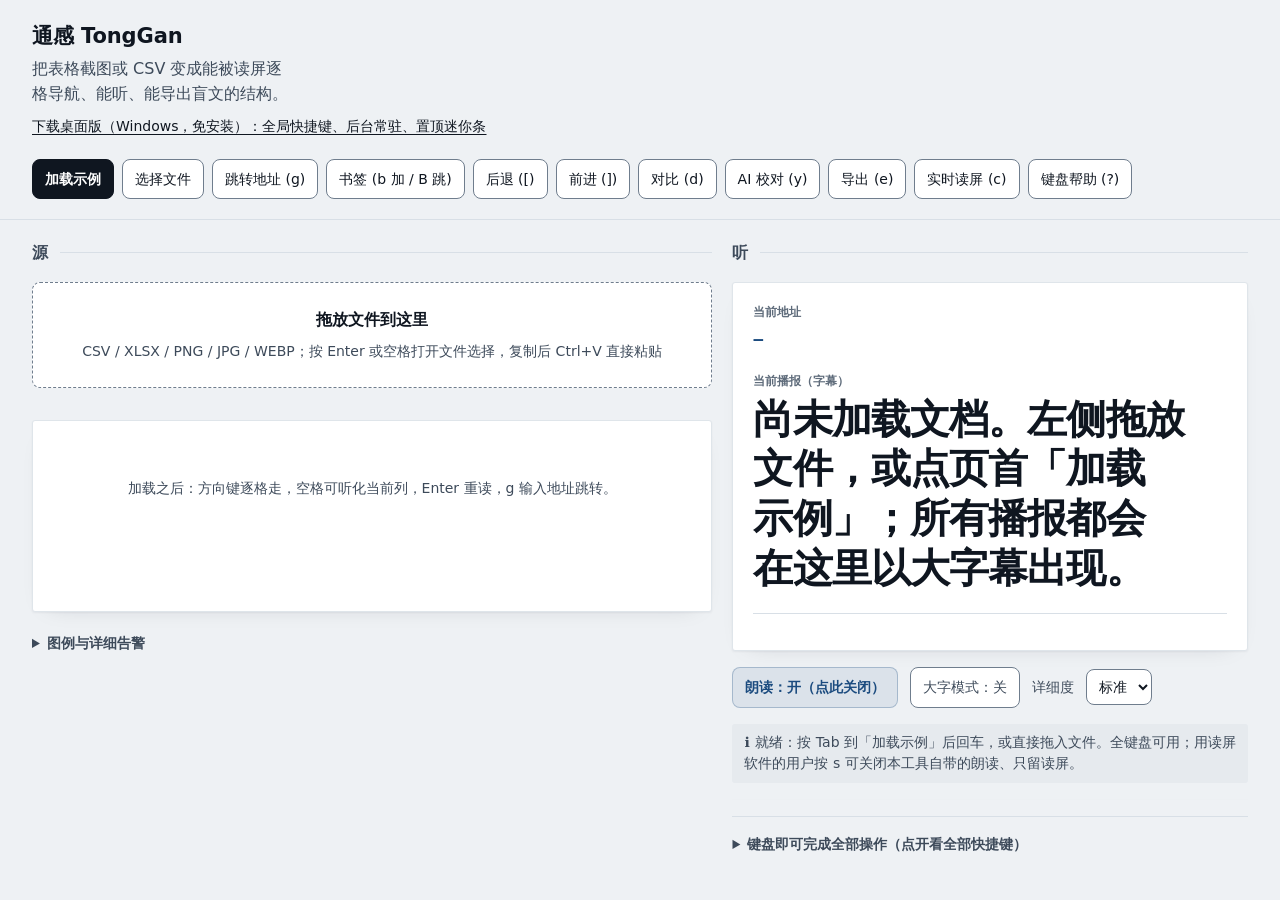
<file: index.html>
<!doctype html>
<!-- translate="no"：界面文案是产品语言的一部分，机翻会毁掉「表头」「值」这些术语，
     而且浏览器翻译条会挡住界面（录屏时尤其明显）。这是刻意的决定，不是疏忽。 -->
<html lang="zh-CN" translate="no">
  <head>
    <meta charset="utf-8" />
    <meta name="viewport" content="width=device-width, initial-scale=1" />
    <title>通感 TongGan — 非文本信息的无障碍引擎</title>
    <meta
      name="description"
      content="一张表格截图进去，一个能被读屏逐格导航、能听、能导出盲文的结构化表格出来。"
    />
    <!-- PWA：可安装 + 离线。manifest 与图标都在 public/ 下（构建时被原样复制到 dist 根），
         相对路径 "./" 在子路径托管下也对。manifest 里不引用任何外部 URL：装到桌面后
         断网也要能画出图标。离线能力的诚实边界（dev 下 SW 不生效、首次访问必须联网一次、
         能否安装取决于浏览器支持）写在 public/manifest.webmanifest 的 _boundary 与
         src/app/offline.ts 顶部。 -->
    <link rel="manifest" href="./manifest.webmanifest" />
    <link rel="icon" href="./icon.svg" type="image/svg+xml" />
    <meta name="theme-color" content="#0b1020" />
    <script type="module" crossorigin src="./assets/index-o-H0g3_A.js"></script>
    <link rel="stylesheet" crossorigin href="./assets/index-Deu2WLwD.css">
  </head>
  <body>
    <!-- 跳过链接由应用自己注入（带焦点管理与 data-testid）；
         这里不再放一份静态的，否则页面上会出现两个一样的「跳到主内容」。 -->
    <!-- 挂载点保持「裸 div」：不给它 aria-label。产品名已由页眉里的 <h1>通感 TongGan</h1>
         承担（在 banner landmark 内），而给一个普通 div 起名字会让 axe 的 region 规则
         判定「有一块被命名的内容不在任何 landmark 里」——实测这是全站唯一一条该规则违规。
         页面名由 <title> 提供，二者都不缺。 -->
    <div id="app">
      <noscript>本工具需要 JavaScript 才能运行。</noscript>
    </div>
  </body>
</html>
</file>
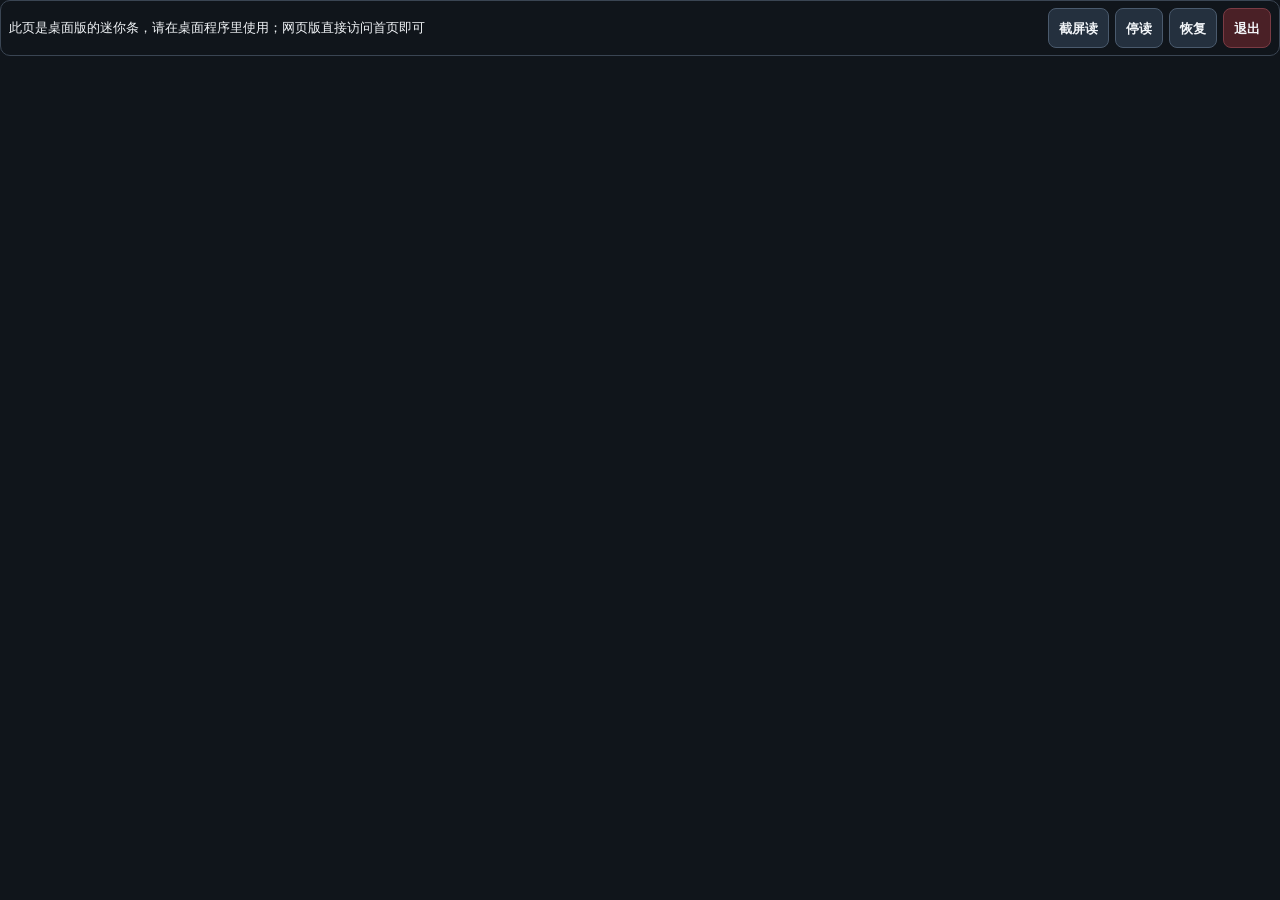
<file: mini.html>
<!doctype html>
<html lang="zh-CN">
<head>
<meta charset="utf-8">
<meta name="viewport" content="width=device-width, initial-scale=1">
<title>通感迷你条</title>
<style>
  /* 迷你条的设计目标：占最小的屏幕空间，但每个控件都是真按钮——
     可聚焦、有可访问名、44px 触摸高度（整条 56px 里尽量大）、高对比。 */
  :root { color-scheme: dark; }
  * { box-sizing: border-box; }
  body {
    margin: 0; height: 56px; overflow: hidden;
    display: flex; align-items: center; gap: 6px;
    padding: 0 8px;
    background: #10151b; color: #f2f5f8;
    font: 13px/1.4 system-ui, "Microsoft YaHei", sans-serif;
    border: 1px solid #3a4553; border-radius: 10px;
    -webkit-user-select: none; user-select: none;
  }
  #caption {
    flex: 1 1 auto; min-width: 60px;
    white-space: nowrap; overflow: hidden; text-overflow: ellipsis;
    font-size: 13px;
  }
  button {
    flex: 0 0 auto; height: 40px; padding: 0 10px;
    font: 600 13px/1 system-ui, "Microsoft YaHei", sans-serif;
    color: #f2f5f8; background: #24303e;
    border: 1px solid #4a5a6d; border-radius: 8px; cursor: pointer;
  }
  button:hover { background: #31404f; }
  button:focus-visible { outline: 3px solid #ffb020; outline-offset: 2px; }
  button[data-danger] { background: #4a2026; border-color: #7a3b44; }
  #drag { position: fixed; inset: 0 0 auto 0; height: 14px; } /* 无边框窗口的拖动区 */
</style>
</head>
<body>
  <div id="drag" aria-hidden="true" data-tauri-drag-region></div>
  <span id="caption" role="status" aria-live="polite">就绪：Alt+Shift+S 截屏读屏</span>
  <button id="capture" type="button">截屏读</button>
  <button id="stop" type="button">停读</button>
  <button id="restore" type="button">恢复</button>
  <button id="quit" type="button" data-danger>退出</button>
<script>
  // 与桌面壳的四条命令一一对应；这里**不实现任何识别/播报**，
  // 播报文字由主窗口经 Rust 转发（__tgSay），保证迷你条与主界面永远同一条口径。
  const say = (t) => {
    const el = document.getElementById("caption");
    el.textContent = String(t || "").slice(0, 120);
    el.title = el.textContent;
  };
  const invoke = (cmd) => {
    const internals = window.__TAURI_INTERNALS__;
    if (!internals) {
      // 迷你条常常是唯一的控制入口：命令送不出去必须在这里说出来，
      // 不能让用户对着四个按了没反应的按钮猜。
      say("桌面壳通道未就绪：请按 Alt+Shift+T 回到主窗口");
      return;
    }
    internals.invoke(cmd).catch((error) => say("操作失败：" + String(error).slice(0, 60)));
  };
  document.getElementById("capture").addEventListener("click", () => invoke("request_capture"));
  document.getElementById("stop").addEventListener("click", () => invoke("stop_speech"));
  document.getElementById("restore").addEventListener("click", () => invoke("show_main"));
  document.getElementById("quit").addEventListener("click", () => invoke("quit_app"));
  window.__tgSay = say;
  if (!window.__TAURI_INTERNALS__) {
    // 有人从站点直接点开这个页面时，别让他对着一排没反应的按钮摸索。
    say("此页是桌面版的迷你条，请在桌面程序里使用；网页版直接访问首页即可");
  }
  // 页面就绪握手：不等 Rust 侧 eval（预建窗口在 build 时 eval 会被 && 静默吞掉）。
  const internals = window.__TAURI_INTERNALS__;
  if (internals) {
    internals.invoke("get_caption").then((text) => {
      if (text) say(text);
    }).catch(() => {});
  }
</script>
</body>
</html>
</file>
<file: assets/index-Deu2WLwD.css>
:root{color-scheme:light dark;--paper: #eef1f4;--sheet: #ffffff;--sheet-edge: #dfe5ea;--sunken: #e6eaee;--ink: #0f1620;--ink-2: #3d4a5a;--ink-3: #5f6c7b;--ink-invert: #ffffff;--rule: #d8dfe6;--rule-2: #6f7d8d;--cursor: #1b4b7f;--cursor-on: #ffffff;--cursor-wash: rgba(27, 75, 127, .085);--cursor-edge: rgba(27, 75, 127, .28);--ok: #2e6a4e;--warn: #8a5a12;--bad: #8e2f2f;--ok-wash: rgba(46, 106, 78, .09);--warn-wash: rgba(138, 90, 18, .1);--bad-wash: rgba(142, 47, 47, .09);--focus: #1b4b7f;--shadow-sheet: 0 1px 2px rgba(15, 22, 32, .05), 0 8px 24px -18px rgba(15, 22, 32, .22);--shadow-dialog: 0 24px 64px -24px rgba(15, 22, 32, .42);--t-xs: .75rem;--t-sm: .875rem;--t-base: 1rem;--t-lg: 1.3125rem;--t-hero: 2.5rem;--t-hero-lg: 3.25rem;--s1: .25rem;--s2: .5rem;--s3: .75rem;--s4: 1rem;--s5: 1.25rem;--s6: 1.5rem;--s8: 2rem;--r-sheet: 3px;--r-panel: 8px;--r-control: 8px;--r-mark: 3px;--sans: "Segoe UI Variable Text", "Segoe UI", system-ui, -apple-system, "Noto Sans SC", "Source Han Sans SC", "PingFang SC", "Microsoft YaHei", sans-serif;--mono: ui-monospace, "Cascadia Mono", "Cascadia Code", Consolas, "Noto Sans Mono CJK SC", monospace}@media(prefers-color-scheme:dark){:root{--paper: #10151b;--sheet: #171e26;--sheet-edge: #26313d;--sunken: #0c1116;--ink: #e9eef4;--ink-2: #a5b2c0;--ink-3: #7e8b98;--ink-invert: #0f1620;--rule: #26313d;--rule-2: #5c6d7e;--cursor: #74a9dd;--cursor-on: #0f1620;--cursor-wash: rgba(116, 169, 221, .16);--cursor-edge: rgba(116, 169, 221, .4);--ok: #85bd9f;--warn: #d9aa63;--bad: #e2908e;--ok-wash: rgba(133, 189, 159, .14);--warn-wash: rgba(217, 170, 99, .14);--bad-wash: rgba(226, 144, 142, .14);--focus: #8cc0f0;--shadow-sheet: 0 1px 2px rgba(0, 0, 0, .4), 0 8px 24px -18px rgba(0, 0, 0, .7);--shadow-dialog: 0 24px 64px -24px rgba(0, 0, 0, .8)}}*,*:before,*:after{box-sizing:border-box}html{font-size:100%}@media(prefers-reduced-motion:reduce){*,*:before,*:after{animation-duration:.01ms!important;animation-iteration-count:1!important;transition-duration:.01ms!important;scroll-behavior:auto!important}}body{margin:0;background:var(--paper);color:var(--ink);font-family:var(--sans);font-size:var(--t-base);line-height:1.6;-webkit-font-smoothing:antialiased;text-rendering:optimizeLegibility}[hidden]{display:none!important}:focus-visible{outline:2px solid var(--focus);outline-offset:2px;border-radius:var(--r-mark)}[tabindex="-1"]:focus,[tabindex="-1"]:focus-visible{outline:none}.skip-link{position:absolute;top:0;left:0;z-index:100;transform:translateY(-140%);background:var(--cursor);color:#fff;padding:var(--s2) var(--s4);border-radius:0 0 var(--r-control) 0;font-weight:600;text-decoration:none}.skip-link:focus{transform:translateY(0)}#app{min-height:100%}.tg-shell{min-height:100vh;display:flex;flex-direction:column;font-size:var(--t-base)}.app-header{display:flex;align-items:flex-start;justify-content:space-between;gap:var(--s5) var(--s8);flex-wrap:wrap;padding:var(--s6) var(--s8) var(--s5);border-bottom:1px solid var(--rule)}.app-brand{flex:1 1 24rem;min-width:16rem}.app-title{margin:0;font-size:var(--t-lg);font-weight:600;letter-spacing:-.005em;line-height:1.2}.app-subtitle{margin:var(--s2) 0 0;max-width:34ch;color:var(--ink-2);font-size:var(--t-base);line-height:1.55;text-wrap:balance}.toolbar{display:flex;flex-wrap:wrap;gap:var(--s2);justify-content:flex-end;flex:0 1 auto}.btn{appearance:none;font:inherit;font-size:var(--t-sm);font-weight:500;color:var(--ink);background:var(--sheet);border:1px solid var(--rule-2);border-radius:var(--r-control);padding:var(--s2) var(--s3);min-height:2.25rem;cursor:pointer;transition:background .12s ease,border-color .12s ease,color .12s ease}.btn:hover{background:var(--sunken)}.btn:disabled{color:var(--ink-3);background:var(--sunken);border-color:var(--rule);cursor:progress}.btn--primary{background:var(--ink);color:var(--ink-invert);border-color:var(--ink);font-weight:600}.btn--primary:hover{background:var(--ink-2);border-color:var(--ink-2)}.btn--ghost{background:transparent;border-color:transparent;color:var(--ink-2)}.btn--ghost:hover{background:var(--sunken);color:var(--ink)}.btn--toggle[aria-pressed=true]{background:var(--cursor-wash);border-color:var(--cursor-edge);color:var(--cursor);font-weight:600}.btn--toggle[aria-pressed=false]{color:var(--ink-2)}.app-main{flex:1;display:grid;grid-template-columns:minmax(0,1.32fr) minmax(23rem,1fr);gap:var(--s5);padding:var(--s5) var(--s8) var(--s8);align-items:start;min-height:0}@media(max-width:1080px){.app-main{grid-template-columns:minmax(0,1fr)}}@media(pointer:coarse){.btn,.level-select,.text-input,.export-item button{min-height:2.75rem}.btn{padding-inline:var(--s4)}.data-table th,.data-table td{padding-block:.55rem}}@media(max-width:640px){.table-wrap,.source-table-wrap{overflow-x:auto;-webkit-overflow-scrolling:touch}.data-table{min-width:30rem}.data-table th,.data-table td{padding-inline:var(--s2)}}@media(max-width:480px){.app-header{padding:var(--s4) var(--s4) var(--s3)}.toolbar{justify-content:flex-start;gap:var(--s1) var(--s2)}.btn{font-size:var(--t-sm);padding-inline:var(--s3)}.app-main{padding:var(--s3) var(--s4) var(--s5)}.current-speech{font-size:1.5rem}}.pane{display:flex;flex-direction:column;gap:var(--s4);min-width:0}.pane-title{margin:0;font-size:var(--t-base);font-weight:600;color:var(--ink-2);display:flex;align-items:center;gap:var(--s3)}.pane-title:after{content:"";flex:1;height:1px;background:var(--rule)}.dropzone{border:1px dashed var(--rule-2);border-radius:var(--r-panel);background:var(--sheet);padding:var(--s6) var(--s5);text-align:center;cursor:pointer;transition:border-color .12s ease,background .12s ease}.dropzone:hover,.dropzone:focus-visible{border-color:var(--cursor);background:var(--cursor-wash)}.dropzone.is-dragging{border-style:solid;border-color:var(--cursor);background:var(--cursor-wash)}.dropzone.is-busy{cursor:progress}.dropzone-title{display:block;margin:0;font-size:var(--t-base);font-weight:600}.dropzone-hint{display:block;margin:var(--s2) 0 0;font-size:var(--t-sm);color:var(--ink-2)}.file-input{position:absolute;width:1px;height:1px;padding:0;margin:-1px;overflow:hidden;clip:rect(0 0 0 0);white-space:nowrap;border:0}.progress{display:flex;align-items:center;gap:var(--s3)}.progress progress{flex:1;height:.5rem;accent-color:var(--cursor)}.progress-text{font-size:var(--t-sm);color:var(--ink-2);font-variant-numeric:tabular-nums}.doc-meta{display:flex;flex-direction:column;align-items:flex-start;gap:var(--s2)}.doc-title{margin:0;font-size:var(--t-lg);font-weight:600;max-width:44ch}.doc-facts{margin:0;display:flex;flex-wrap:wrap;gap:var(--s2) var(--s4);font-size:var(--t-sm);color:var(--ink-2);font-variant-numeric:tabular-nums}.badges{display:flex;flex-wrap:wrap;gap:var(--s2)}.badge{display:inline-flex;align-items:center;gap:.35em;font-size:var(--t-sm);font-weight:500;color:var(--ink-2);background:var(--sunken);border-radius:var(--r-mark);padding:.1rem var(--s2);font-variant-numeric:tabular-nums}.badge--ok{color:var(--ok);background:var(--ok-wash)}.badge--warn{color:var(--warn);background:var(--warn-wash)}.badge--bad{color:var(--bad);background:var(--bad-wash)}.source-canvas--empty{background:transparent;border-color:transparent;box-shadow:none;padding:0;min-height:0;text-align:center}.source-canvas{background:var(--sheet);border:1px solid var(--sheet-edge);border-radius:var(--r-sheet);box-shadow:var(--shadow-sheet);padding:var(--s4);min-height:12rem;overflow:auto}.table-wrap,.source-table-wrap{overflow:auto}.table-caption{margin:0 0 var(--s3);font-size:var(--t-sm);color:var(--ink-2);text-align:left}.data-table tbody tr{content-visibility:auto;contain-intrinsic-size:auto 2.75rem}.data-table{border-collapse:collapse;font-size:var(--t-base);font-variant-numeric:tabular-nums;width:100%;white-space:nowrap}.data-table th,.data-table td{border-bottom:1px solid var(--rule);padding:.4rem var(--s3);text-align:left;vertical-align:baseline;line-height:1.45}.data-table tbody td,.data-table thead th+th{text-align:right}.data-table thead th{color:var(--ink-2);font-weight:600;border-bottom:1px solid var(--rule-2)}.data-table tr.is-current-row>th,.data-table tr.is-current-row>td{background:var(--cursor-wash)}.data-table th.is-current,.data-table td.is-current{background:var(--cursor);color:var(--cursor-on);font-weight:600}.data-table th.is-current .cell-value,.data-table td.is-current .cell-value,.data-table th.is-current .cell-marker,.data-table td.is-current .cell-marker,.data-table th.is-current .cell-cursor,.data-table td.is-current .cell-cursor{color:var(--cursor-on)}.is-lowconf{text-decoration:underline;text-decoration-style:dashed;text-decoration-color:var(--warn);text-decoration-thickness:1px;text-underline-offset:.22em}.cell-empty{color:var(--ink-3);font-style:italic;font-size:var(--t-xs)}.cell-value{font-weight:inherit}.cell-marker{margin-right:.3em;font-weight:500;color:var(--ink-2)}.cell-cursor,.root-cursor{margin-right:.35em;color:var(--cursor)}.current-note{align-self:stretch;display:flex;flex-wrap:wrap;align-items:baseline;gap:var(--s1) var(--s3);padding:var(--s2) var(--s3);border-left:2px solid var(--cursor);background:var(--cursor-wash);border-radius:0 var(--r-mark) var(--r-mark) 0;font-variant-numeric:tabular-nums}.note-item--lead{font-family:var(--mono);color:var(--ink)}.image-stage{display:block;margin:0;max-width:100%}.image-frame{position:relative;display:block;max-width:100%}.source-image{display:block;width:100%;height:auto;border-radius:var(--r-mark)}.image-stage .legend{margin:var(--s3) 0 0;line-height:1.7}.image-placeholder{padding:var(--s8);text-align:center;color:var(--ink-3)}.bbox-layer{position:absolute;inset:0;pointer-events:none}.bbox{position:absolute;border:1px dashed var(--rule-2);border-radius:1px}.bbox--unknown{border:1px dashed var(--ink-3);background-image:repeating-linear-gradient(45deg,transparent 0 4px,rgba(120,132,143,.28) 4px 5px)}.bbox--current{border:2px solid var(--cursor);background:var(--cursor-wash)}.bbox-label{position:absolute;top:0;left:0;transform:translateY(-100%);line-height:1.5;font-family:var(--mono);font-size:var(--t-xs);background:var(--ink);color:var(--ink-invert);padding:.05rem var(--s2);border-radius:var(--r-mark) var(--r-mark) 0 0;white-space:nowrap}.bbox-label--current{background:var(--cursor);color:var(--cursor-on)}.source-notes{font-size:var(--t-sm);color:var(--ink-2)}.source-notes>summary,.kbd-bar>summary{cursor:pointer;font-size:var(--t-sm);font-weight:600;color:var(--ink-2);padding:var(--s1) 0}.source-notes>summary:hover,.kbd-bar>summary:hover{color:var(--ink)}.notes-title{margin:var(--s3) 0 var(--s2);font-size:var(--t-sm);font-weight:600;color:var(--ink-2)}.legend{margin:0 0 var(--s3);display:flex;flex-wrap:wrap;gap:var(--s1) var(--s4);color:var(--ink-2);line-height:1.8}.legend>span{display:inline-flex;align-items:baseline;gap:.35em}.warn-list,.unknown-list{margin:0 0 var(--s3);padding-left:var(--s5);display:flex;flex-direction:column;gap:var(--s1)}.warn-list li,.unknown-list li{line-height:1.55}.unknown-block{margin:0 0 var(--s3);padding:var(--s2) var(--s3);border-left:2px solid var(--ink-3);background:var(--sunken);border-radius:0 var(--r-mark) var(--r-mark) 0}.now-card{display:flex;flex-direction:column;gap:var(--s1);background:var(--sheet);border:1px solid var(--sheet-edge);border-radius:var(--r-sheet);box-shadow:var(--shadow-sheet);padding:var(--s5) var(--s5) var(--s6)}.field-label{margin:var(--s4) 0 0;font-size:var(--t-xs);font-weight:600;color:var(--ink-3)}.field-label:first-child{margin-top:0}.address{margin:0;font-family:var(--mono);font-size:var(--t-base);font-weight:600;color:var(--cursor);letter-spacing:.01em;word-break:break-all}.current-speech{margin:0;font-size:var(--t-hero);font-weight:600;line-height:1.24;letter-spacing:-.022em;text-wrap:balance}.current-note{margin:var(--s2) 0 0;font-size:var(--t-sm);color:var(--ink-2);padding-left:var(--s3);border-left:2px solid var(--rule-2)}.node-meta{display:flex;flex-wrap:wrap;gap:var(--s2);margin-top:var(--s4);padding-top:var(--s3);border-top:1px solid var(--rule)}.listen-controls{display:flex;flex-wrap:wrap;align-items:center;gap:var(--s2) var(--s3)}.level-label{display:inline-flex;align-items:center;gap:var(--s2);font-size:var(--t-sm);color:var(--ink-2)}.level-select{font:inherit;font-size:var(--t-sm);color:var(--ink);background:var(--sheet);border:1px solid var(--rule-2);border-radius:var(--r-control);padding:.35rem var(--s2);min-height:2.25rem}.status-line{margin:0;font-size:var(--t-sm);color:var(--ink-2);line-height:1.55;padding:var(--s2) var(--s3);border-radius:var(--r-mark)}.status-glyph{margin-right:.4em}.status-line--ok{background:var(--ok-wash);color:var(--ok)}.status-line--warn{background:var(--warn-wash);color:var(--warn)}.status-line--error{background:var(--bad-wash);color:var(--bad)}.status-line--info{background:var(--sunken);color:var(--ink-2)}.sonify-bars{display:flex;align-items:flex-end;gap:3px;height:3.5rem;padding:var(--s2) var(--s3);border:1px solid var(--rule);border-radius:var(--r-mark);background:var(--sunken)}.sonify-bars[hidden]{display:none!important}.sonify-bar{flex:1 1 0;min-width:2px;max-width:1.25rem;background:var(--cursor);border-radius:1px 1px 0 0}.speech-log{max-height:22rem;overflow:auto;border-top:1px solid var(--rule);mask-image:linear-gradient(to bottom,transparent 0,#000 1.25rem)}.speech-log-list{list-style:none;margin:0;padding:0;display:flex;flex-direction:column}.speech-log-list li{display:grid;grid-template-columns:1.5rem minmax(0,1fr);column-gap:var(--s2);padding:var(--s3) 0;border-bottom:1px solid var(--rule);font-size:var(--t-sm);line-height:1.6}.log-glyph{color:var(--ink-3);font-family:var(--mono);text-align:center}.log-address{grid-column:2;font-family:var(--mono);font-size:var(--t-xs);color:var(--ink-3);word-break:break-all}.log-text{grid-column:2;color:var(--ink-2)}.kbd-bar{font-size:var(--t-sm);color:var(--ink-2);border-top:1px solid var(--rule);padding-top:var(--s3)}.kbd-title{margin:0;font-size:var(--t-sm);font-weight:600}.kbd-list{list-style:none;margin:var(--s3) 0 0;padding:0;display:grid;grid-template-columns:repeat(auto-fill,minmax(15rem,1fr));gap:var(--s2) var(--s4)}.kbd-list li{display:flex;align-items:baseline;gap:var(--s2)}.kbd{font-family:var(--mono);font-size:var(--t-xs);color:var(--ink);background:var(--sunken);border:1px solid var(--rule);border-radius:var(--r-mark);padding:.05rem .35rem;white-space:nowrap}.kbd-desc{color:var(--ink-2)}.empty-state{padding:var(--s8) var(--s4);text-align:center;color:var(--ink-2)}.empty-title{margin:0;font-size:var(--t-base);font-weight:600;color:var(--ink)}.empty-hint,.hint{margin:var(--s2) 0 0;font-size:var(--t-sm);color:var(--ink-2)}.dialog-layer{position:fixed;inset:0;z-index:60;display:grid;place-items:center;padding:var(--s5)}.dialog-layer[hidden]{display:none!important}.dialog-backdrop{position:absolute;inset:0;background:#0f16206b}.dialog-panel{position:relative;width:min(34rem,100%);max-height:82vh;overflow:auto;background:var(--sheet);border:1px solid var(--sheet-edge);border-radius:var(--r-panel);box-shadow:var(--shadow-dialog);padding:var(--s5)}.dialog-head{display:flex;align-items:baseline;justify-content:space-between;gap:var(--s4)}.dialog-title{margin:0;font-size:var(--t-lg);font-weight:600}.dialog-desc{margin:var(--s2) 0 0;font-size:var(--t-sm);color:var(--ink-2)}.dialog-body{margin-top:var(--s4)}.dialog-actions{display:flex;gap:var(--s2);justify-content:flex-end;margin-top:var(--s5)}.dialog-form{display:flex;flex-direction:column;gap:var(--s2)}.text-input{font-family:var(--mono);font-size:var(--t-base);color:var(--ink);background:var(--paper);border:1px solid var(--rule-2);border-radius:var(--r-control);padding:var(--s2) var(--s3);min-height:2.5rem;width:100%}.text-input:focus-visible{border-color:var(--cursor)}.text-input[aria-invalid=true]{border-color:var(--bad)}.form-error{margin:0;font-size:var(--t-sm);color:var(--bad)}.export-list{list-style:none;margin:0;padding:0;display:flex;flex-direction:column}.export-item{border-top:1px solid var(--rule)}.export-item:first-child{border-top:0}.export-item button{appearance:none;font:inherit;width:100%;text-align:left;background:transparent;border:0;border-radius:var(--r-control);padding:var(--s3);cursor:pointer;display:flex;flex-direction:column;gap:var(--s1)}.export-item button:hover{background:var(--cursor-wash)}.export-label{font-size:var(--t-base);font-weight:600;color:var(--ink)}.export-desc{font-size:var(--t-sm);color:var(--ink-2);line-height:1.5}.braille-width{margin:0 0 var(--s3);padding:var(--s2) var(--s3) var(--s3);border:1px solid var(--rule);border-radius:var(--r-control)}.braille-width legend{font-size:var(--t-sm);color:var(--ink-2);padding-inline:var(--s1)}.braille-width-option{display:inline-flex;align-items:center;gap:var(--s2);margin-right:var(--s4);min-height:2.75rem;font-size:var(--t-base);color:var(--ink);cursor:pointer}.braille-width-option input{inline-size:1.15rem;block-size:1.15rem;accent-color:var(--accent)}.help-list{margin:0;padding-left:var(--s5);display:flex;flex-direction:column;gap:var(--s2);font-size:var(--t-sm);color:var(--ink-2);line-height:1.6}.node-tree{font-family:var(--mono);font-size:var(--t-sm);line-height:1.7}.tree-line{display:flex;gap:var(--s2)}.tree-address{color:var(--ink-3)}.tree-role{color:var(--ink-2)}.tree-cursor{color:var(--cursor)}@media(forced-colors:active){.data-table th.is-current,.data-table td.is-current{background:Highlight;color:HighlightText;outline:2px solid HighlightText;outline-offset:-2px}.source-table tr.is-current-row>th,.source-table tr.is-current-row>td{background:transparent}.bbox--current{border-color:Highlight}.btn,.level-select,.text-input{border:1px solid ButtonBorder}.is-lowconf{text-decoration-style:solid}}@media(prefers-contrast:more){:root{--ink-2: var(--ink);--ink-3: var(--ink);--rule-2: var(--ink-2)}:focus-visible{outline-width:3px}.current-speech{font-weight:700}}.tg-shell--large{--s2: .625rem;--s3: .9375rem;--s4: 1.25rem;--s5: 1.5625rem;--s6: 1.875rem;--s8: 2.5rem}.tg-shell--large .current-speech{font-size:var(--t-hero-lg);max-width:34ch}@media print{.app-header,.dropzone,.listen-controls,.kbd-bar,.dialog-layer,.source-notes{display:none!important}body{background:#fff}.app-main{padding:0}.source-canvas,.now-card{border:0;box-shadow:none}}.screen-panel{position:fixed;right:1rem;bottom:1rem;z-index:40;width:min(420px,calc(100vw - 2rem));display:grid;gap:.5rem;padding:.6rem .7rem;border-radius:12px;border:1px solid #2b3a4d;background:#141c26;color:#eaf1fb;box-shadow:0 10px 30px #00000073}.screen-head{display:flex;align-items:center;gap:.4rem}.screen-title{flex:1;font-weight:700}.screen-body{display:grid;gap:.5rem}.screen-stage{position:relative;background:#0a0f16;border-radius:8px;overflow:hidden;touch-action:none;cursor:crosshair}.screen-video{display:block;width:100%;max-height:46vh;object-fit:contain}.screen-selector{position:absolute;outline:2px solid #63b3ff;background:#63b3ff2e;pointer-events:none}.screen-actions{display:flex;flex-wrap:wrap;gap:.35rem}.screen-hint,.screen-status,.screen-frames{font-size:.85rem;line-height:1.4;color:#b9c7da}.screen-status[data-tone=warn]{color:#ffd479}.screen-status[data-tone=error]{color:#ff9a9a}.screen-status[data-tone=ok]{color:#8ee6a8}.screen-footer{display:flex;justify-content:space-between;gap:.5rem}.screen-caption{font-size:1rem;line-height:1.5;padding:.4rem .5rem;border-radius:8px;background:#0e141c;border:1px solid #24313f;max-height:9rem;overflow:auto}.screen-caption--pip{border:0;background:transparent;font-size:1.15em;max-height:none}.screen-panel--collapsed .screen-caption{max-height:4.5rem}@media(max-width:640px){.screen-panel{right:.5rem;left:.5rem;width:auto}.screen-video{max-height:32vh}}.desktop-download{display:inline-block;margin-top:var(--s2);font-size:var(--t-sm);color:var(--accent);text-decoration:underline;text-underline-offset:3px;min-height:24px}.desktop-download:hover{color:var(--accent);filter:brightness(1.15)}.desktop-download:focus-visible{outline:3px solid var(--accent);outline-offset:2px;border-radius:var(--r-control)}
</file>
